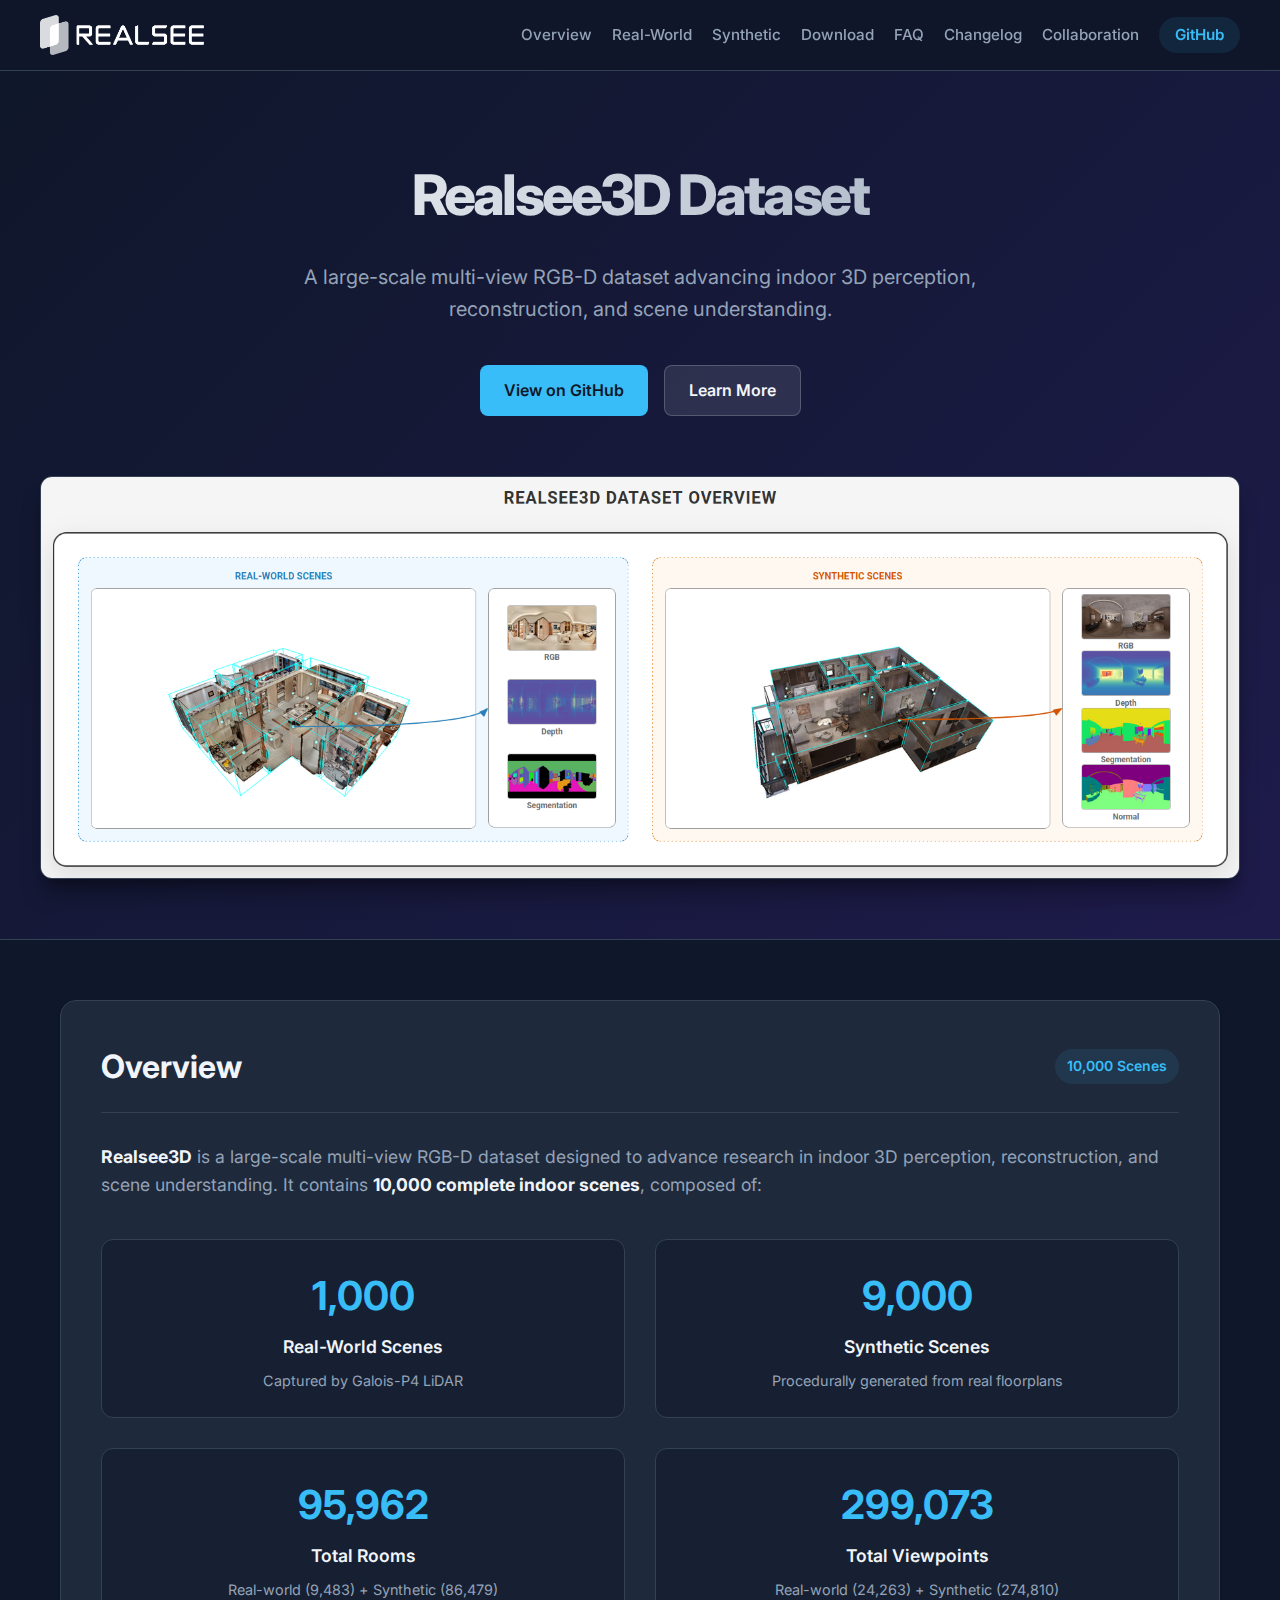
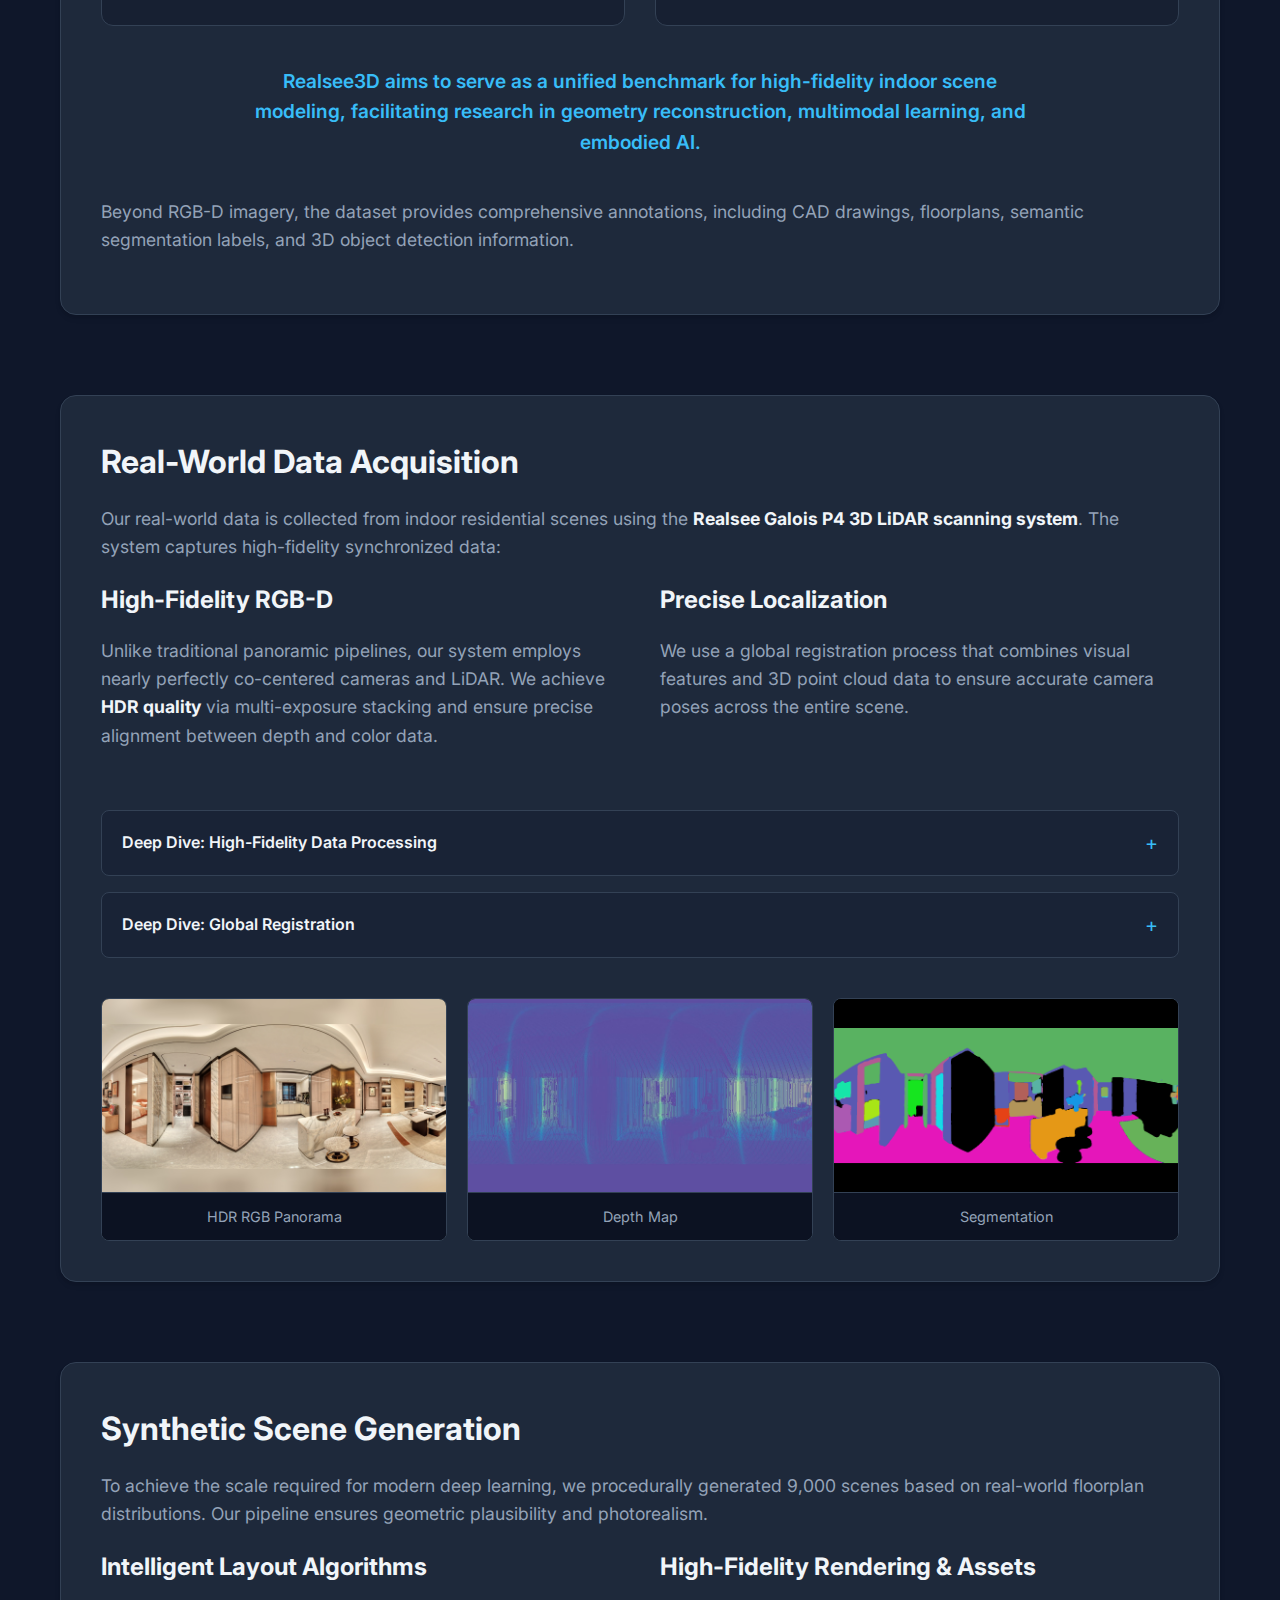
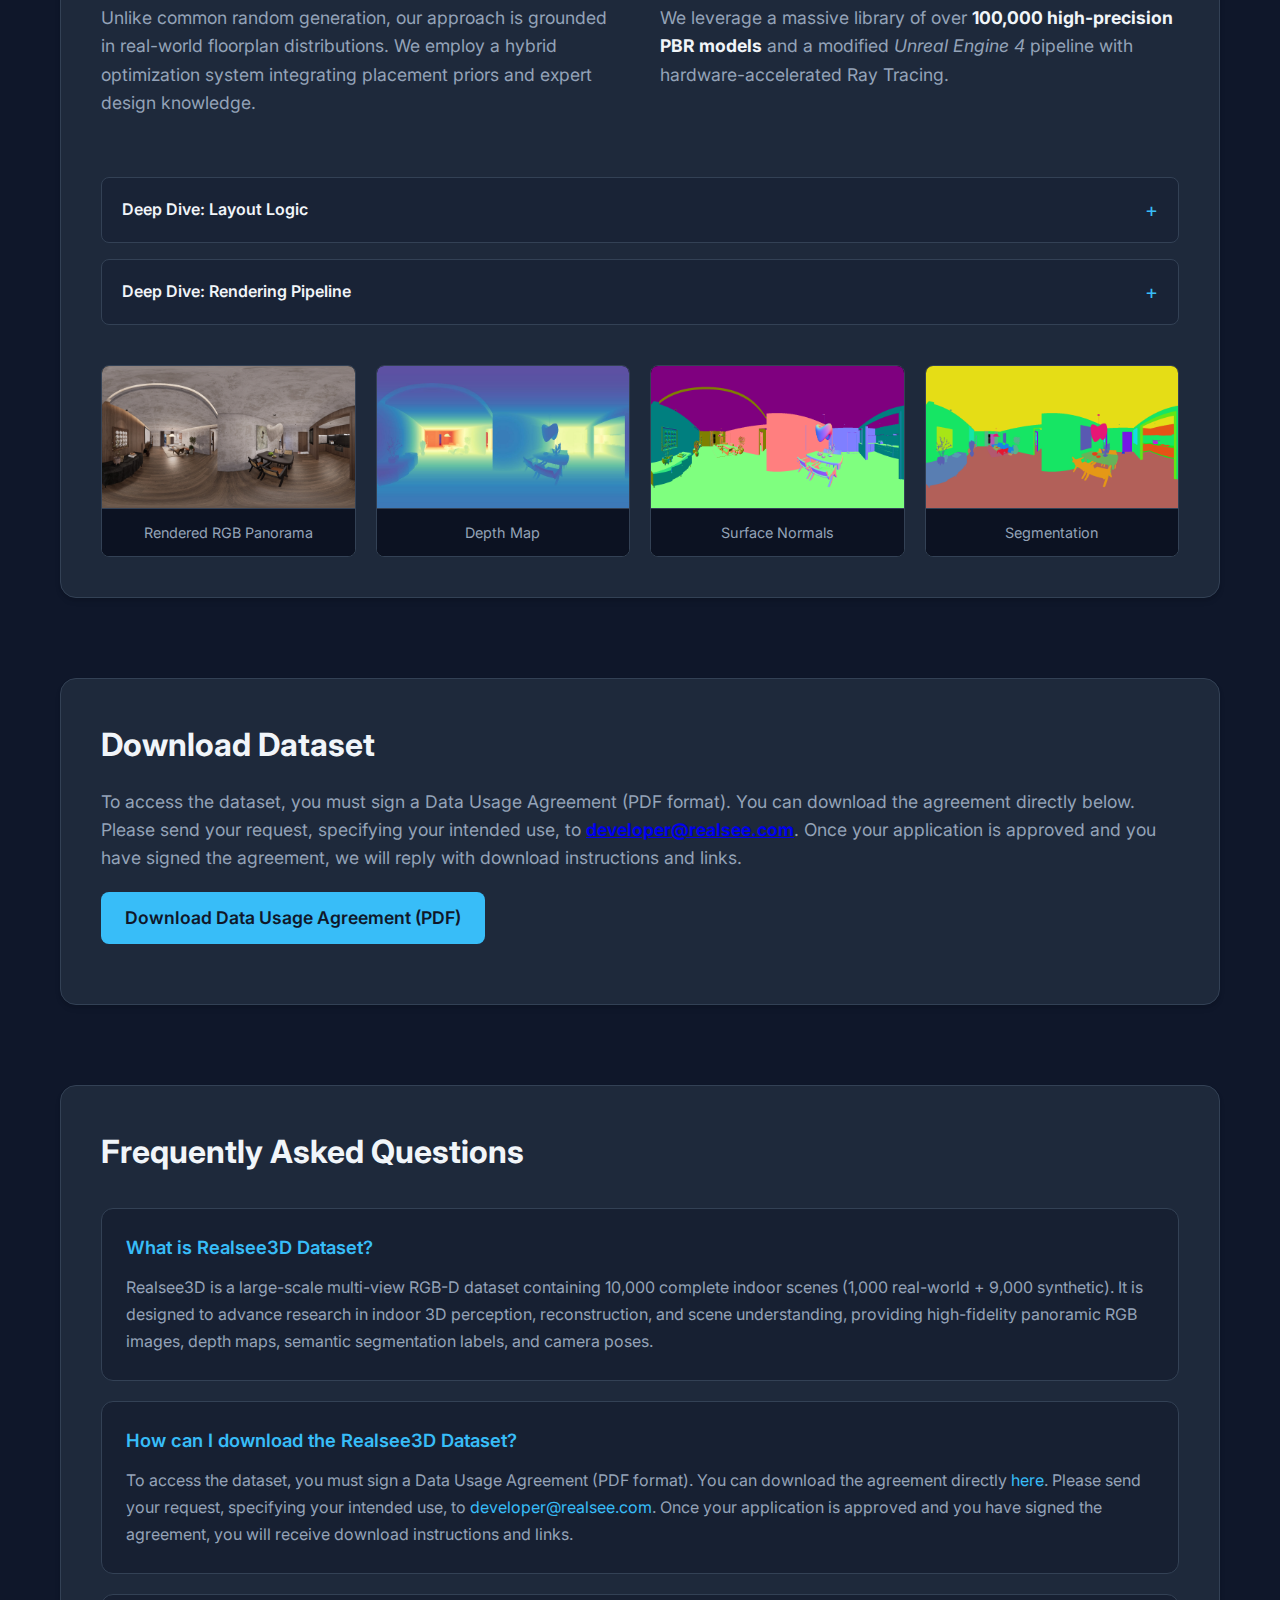
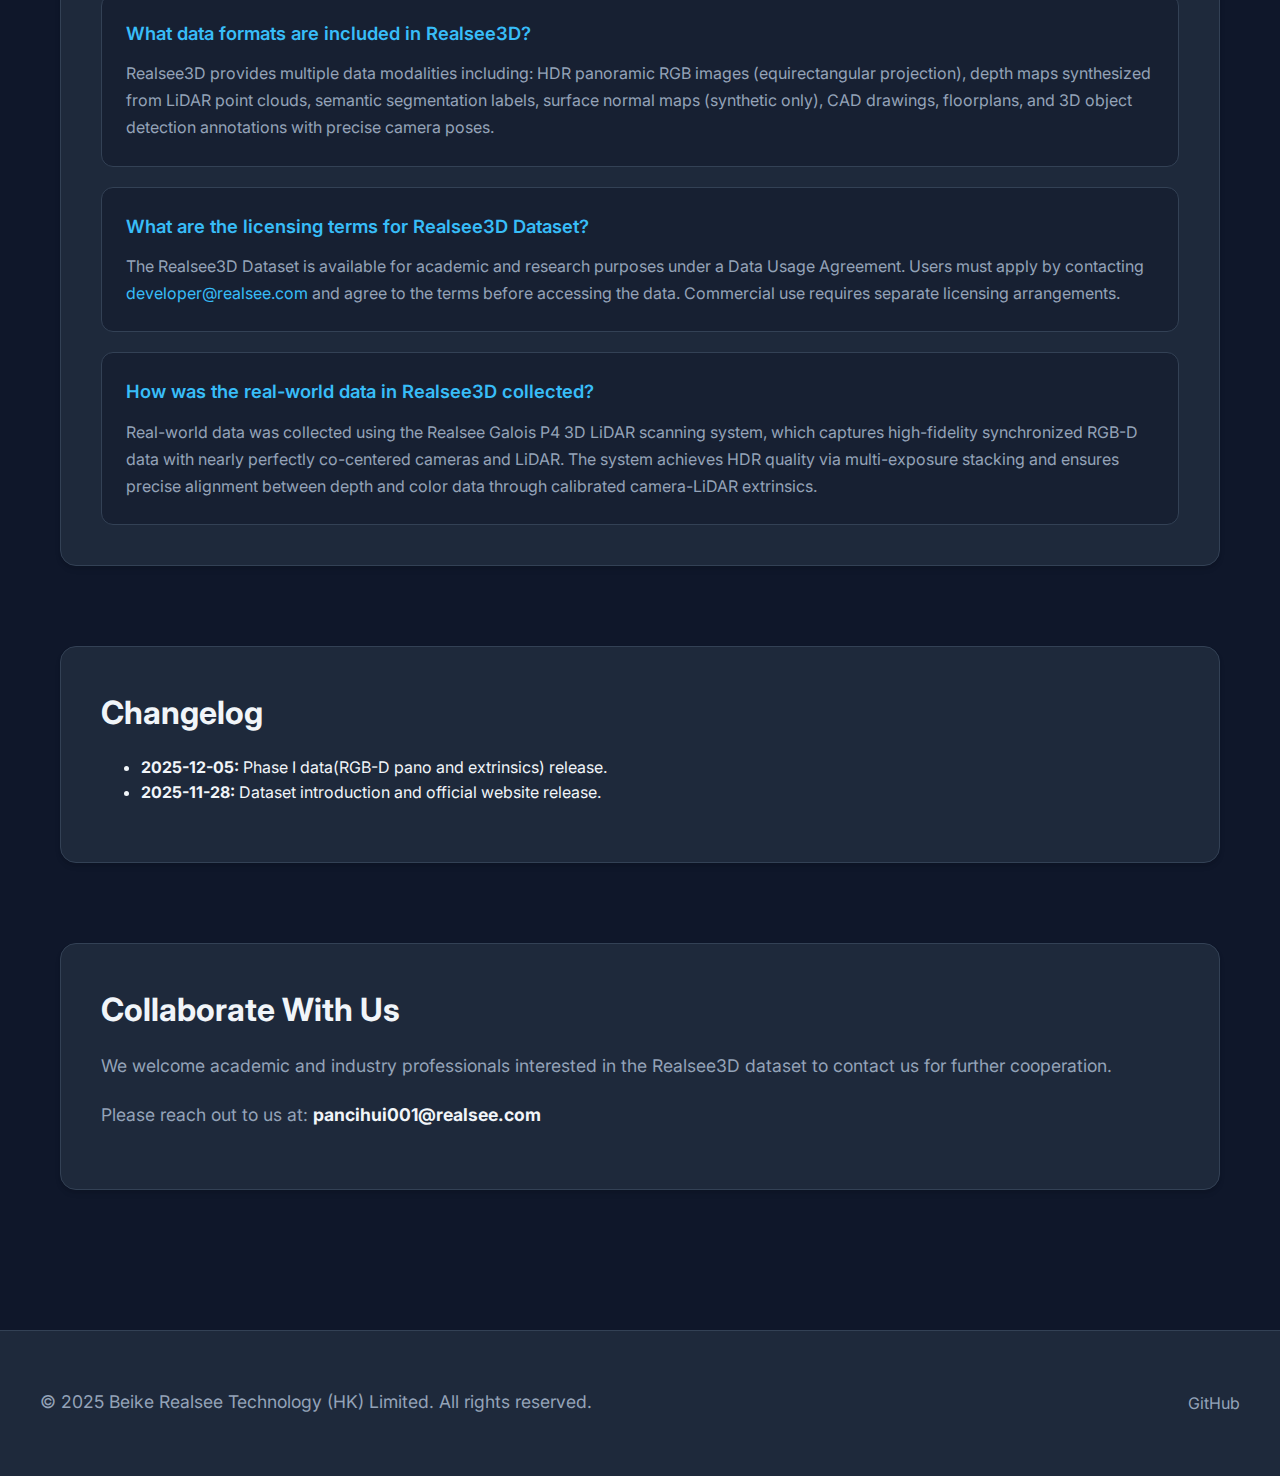
<file: docs/index.html>
<!DOCTYPE html>
<html lang="en">
<head>
    <meta charset="UTF-8">
    <meta name="viewport" content="width=device-width, initial-scale=1.0">
    
    <!-- Primary Meta Tags -->
    <title>Realsee3D Dataset - Large-Scale Multi-View RGB-D Indoor Dataset</title>
    <meta name="title" content="Realsee3D Dataset - Large-Scale Multi-View RGB-D Indoor Dataset">
    <meta name="description" content="Realsee3D is a large-scale multi-view RGB-D dataset with 10,000 indoor scenes (1,000 real-world + 9,000 synthetic) for 3D perception, reconstruction, and scene understanding research.">
    <meta name="keywords" content="RGB-D dataset, 3D dataset, indoor scene dataset, depth estimation, 3D reconstruction, scene understanding, LiDAR, panorama, computer vision, deep learning, benchmark dataset, Realsee3D">
    <meta name="author" content="Beike Realsee Technology (HK) Limited">
    <meta name="robots" content="index, follow">
    <meta name="language" content="English">
    <meta name="revisit-after" content="7 days">
    
    <!-- Canonical URL -->
    <link rel="canonical" href="https://dataset.realsee.ai/">
    
    <!-- Favicon -->
    <link rel="icon" type="image/x-icon" href="favicon.ico">
    <link rel="shortcut icon" href="favicon.ico">
    
    <!-- Open Graph / Facebook -->
    <meta property="og:type" content="website">
    <meta property="og:url" content="https://dataset.realsee.ai/">
    <meta property="og:title" content="Realsee3D Dataset - Large-Scale Multi-View RGB-D Indoor Dataset">
    <meta property="og:description" content="Realsee3D is a large-scale multi-view RGB-D dataset with 10,000 indoor scenes for 3D perception, reconstruction, and scene understanding research.">
    <meta property="og:image" content="https://dataset.realsee.ai/assets/images/og-share.jpg">
    <meta property="og:image:width" content="512">
    <meta property="og:image:height" content="512">
    <meta property="og:site_name" content="Realsee3D Dataset">
    <meta property="og:locale" content="en_US">
    
    <!-- Twitter -->
    <meta name="twitter:card" content="summary_large_image">
    <meta name="twitter:url" content="https://dataset.realsee.ai/">
    <meta name="twitter:title" content="Realsee3D Dataset - Large-Scale Multi-View RGB-D Indoor Dataset">
    <meta name="twitter:description" content="Realsee3D is a large-scale multi-view RGB-D dataset with 10,000 indoor scenes for 3D perception, reconstruction, and scene understanding research.">
    <meta name="twitter:image" content="https://dataset.realsee.ai/assets/images/og-share.jpg">
    
    <!-- Additional SEO Tags -->
    <meta name="theme-color" content="#1a1a2e">
    <meta name="msapplication-TileColor" content="#1a1a2e">
    
    <!-- PWA Manifest -->
    <link rel="manifest" href="manifest.json">
    
    <!-- Apple Touch Icon -->
    <link rel="apple-touch-icon" href="assets/images/brand-log.png">
    
    <!-- DNS Prefetch & Preconnect for Performance -->
    <link rel="dns-prefetch" href="//fonts.googleapis.com">
    <link rel="dns-prefetch" href="//fonts.gstatic.com">
    <link rel="dns-prefetch" href="//github.com">
    <link rel="preconnect" href="https://fonts.googleapis.com">
    <link rel="preconnect" href="https://fonts.gstatic.com" crossorigin>
    
    <!-- Preload Critical Resources -->
    <link rel="preload" href="assets/css/styles.css" as="style">
    <link rel="preload" href="assets/images/brand-log.png" as="image">
    <link rel="preload" href="https://fonts.googleapis.com/css2?family=Inter:wght@300;400;500;600;700&display=swap" as="style">
    
    <!-- Stylesheets -->
    <link rel="stylesheet" href="assets/css/styles.css">
    <link href="https://fonts.googleapis.com/css2?family=Inter:wght@300;400;500;600;700&display=swap" rel="stylesheet">
    
    <!-- JSON-LD Structured Data: Dataset -->
    <script type="application/ld+json">
    {
        "@context": "https://schema.org",
        "@type": "Dataset",
        "name": "Realsee3D Dataset",
        "description": "Realsee3D is a large-scale multi-view RGB-D dataset designed to advance research in indoor 3D perception, reconstruction, and scene understanding. It contains 10,000 complete indoor scenes, composed of 1,000 real-world scenes captured by Galois-P4 LiDAR and 9,000 synthetic scenes procedurally generated from real floorplans.",
        "url": "https://dataset.realsee.ai/",
        "sameAs": "https://github.com/realsee-developer/RealSee3D",
        "identifier": "https://doi.org/10.5281/realsee3d",
        "keywords": [
            "RGB-D dataset",
            "3D reconstruction",
            "indoor scene understanding",
            "depth estimation",
            "panoramic imagery",
            "LiDAR point cloud",
            "semantic segmentation",
            "computer vision",
            "deep learning benchmark"
        ],
        "license": "https://dataset.realsee.ai/#download",
        "isAccessibleForFree": false,
        "creator": {
            "@type": "Organization",
            "name": "Beike Realsee Technology (HK) Limited",
            "url": "https://dataset.realsee.ai/"
        },
        "publisher": {
            "@type": "Organization",
            "name": "Realsee",
            "url": "https://realsee.com/"
        },
        "datePublished": "2025-11-28",
        "dateModified": "2025-11-28",
        "version": "1.0",
        "measurementTechnique": "LiDAR scanning and synthetic rendering",
        "variableMeasured": [
            {
                "@type": "PropertyValue",
                "name": "Total Scenes",
                "value": "10,000"
            },
            {
                "@type": "PropertyValue",
                "name": "Real-World Scenes",
                "value": "1,000"
            },
            {
                "@type": "PropertyValue",
                "name": "Synthetic Scenes",
                "value": "9,000"
            },
            {
                "@type": "PropertyValue",
                "name": "Total Rooms",
                "value": "95,962"
            },
            {
                "@type": "PropertyValue",
                "name": "Total Viewpoints",
                "value": "299,073"
            }
        ],
        "distribution": {
            "@type": "DataDownload",
            "encodingFormat": "application/zip",
            "contentUrl": "https://dataset.realsee.ai/#download"
        }
    }
    </script>
    
    <!-- JSON-LD Structured Data: Organization -->
    <script type="application/ld+json">
    {
        "@context": "https://schema.org",
        "@type": "Organization",
        "name": "Beike Realsee Technology (HK) Limited",
        "url": "https://dataset.realsee.ai/",
        "logo": "https://dataset.realsee.ai/assets/images/brand-log.png",
        "sameAs": [
            "https://github.com/realsee-developer/RealSee3D"
        ],
        "contactPoint": {
            "@type": "ContactPoint",
            "email": "developer@realsee.com",
            "contactType": "technical support"
        }
    }
    </script>
    
    <!-- JSON-LD Structured Data: FAQPage -->
    <script type="application/ld+json">
    {
        "@context": "https://schema.org",
        "@type": "FAQPage",
        "mainEntity": [
            {
                "@type": "Question",
                "name": "What is Realsee3D Dataset?",
                "acceptedAnswer": {
                    "@type": "Answer",
                    "text": "Realsee3D is a large-scale multi-view RGB-D dataset containing 10,000 complete indoor scenes (1,000 real-world + 9,000 synthetic). It is designed to advance research in indoor 3D perception, reconstruction, and scene understanding, providing high-fidelity panoramic RGB images, depth maps, semantic segmentation labels, and camera poses."
                }
            },
            {
                "@type": "Question",
                "name": "How can I download the Realsee3D Dataset?",
                "acceptedAnswer": {
                    "@type": "Answer",
                    "text": "To access the dataset, you must sign a Data Usage Agreement (PDF format). Please send your request, specifying your intended use, to developer@realsee.com. Once your application is approved, you will receive the Data Usage Agreement PDF, download instructions, and links."
                }
            },
            {
                "@type": "Question",
                "name": "What data formats are included in Realsee3D?",
                "acceptedAnswer": {
                    "@type": "Answer",
                    "text": "Realsee3D provides multiple data modalities including: HDR panoramic RGB images (equirectangular projection), depth maps synthesized from LiDAR point clouds, semantic segmentation labels, surface normal maps (synthetic only), CAD drawings, floorplans, and 3D object detection annotations with precise camera poses."
                }
            },
            {
                "@type": "Question",
                "name": "What are the licensing terms for Realsee3D Dataset?",
                "acceptedAnswer": {
                    "@type": "Answer",
                    "text": "The Realsee3D Dataset is available for academic and research purposes under a Data Usage Agreement. Users must apply by contacting developer@realsee.com and agree to the terms before accessing the data. Commercial use requires separate licensing arrangements."
                }
            },
            {
                "@type": "Question",
                "name": "How was the real-world data in Realsee3D collected?",
                "acceptedAnswer": {
                    "@type": "Answer",
                    "text": "Real-world data was collected using the Realsee Galois P4 3D LiDAR scanning system, which captures high-fidelity synchronized RGB-D data with nearly perfectly co-centered cameras and LiDAR. The system achieves HDR quality via multi-exposure stacking and ensures precise alignment between depth and color data through calibrated camera-LiDAR extrinsics."
                }
            }
        ]
    }
    </script>
    
    <!-- JSON-LD Structured Data: WebPage -->
    <script type="application/ld+json">
    {
        "@context": "https://schema.org",
        "@type": "WebPage",
        "name": "Realsee3D Dataset",
        "description": "Official website for Realsee3D, a large-scale multi-view RGB-D dataset for indoor 3D perception and reconstruction research.",
        "url": "https://dataset.realsee.ai/",
        "mainEntity": {
            "@type": "Dataset",
            "name": "Realsee3D Dataset"
        },
        "breadcrumb": {
            "@type": "BreadcrumbList",
            "itemListElement": [
                {
                    "@type": "ListItem",
                    "position": 1,
                    "name": "Home",
                    "item": "https://dataset.realsee.ai/"
                }
            ]
        }
    }
    </script>
</head>
<body itemscope itemtype="https://schema.org/WebPage">

    <header role="banner">
        <div class="header-container">
            <div class="logo">
                <img src="assets/images/brand-log.png" alt="Realsee3D Logo - Indoor 3D Dataset" class="brand-logo" itemprop="logo">
            </div>
            <nav role="navigation" aria-label="Main navigation">
                <a href="#overview">Overview</a>
                <a href="#acquisition">Real-World</a>
                <a href="#synthetic">Synthetic</a>
                <a href="#download">Download</a>
                <a href="#faq">FAQ</a>
                <a href="#changelog">Changelog</a>
                <a href="#collaboration">Collaboration</a>
                <a href="https://github.com/realsee-developer/RealSee3D" target="_blank" rel="noopener noreferrer" class="nav-btn">GitHub</a>
            </nav>
        </div>
    </header>

    <main role="main" itemprop="mainContentOfPage">
        <div class="hero">
            <div class="container">
                <h1 itemprop="headline">Realsee3D Dataset</h1>
                <p class="hero-subtitle" itemprop="description">A large-scale multi-view RGB-D dataset advancing indoor 3D perception, reconstruction, and scene understanding.</p>
                <div class="hero-actions">
                    <a href="https://github.com/realsee-developer/RealSee3D" target="_blank" rel="noopener noreferrer" class="btn btn-primary">View on GitHub</a>
                    <a href="#overview" class="btn btn-secondary">Learn More</a>
                </div>
                <div class="hero-image-container">
                    <img src="assets/images/dataset_overview.png" alt="Realsee3D Dataset Overview - 10,000 Indoor Scenes with RGB-D Data" class="hero-image" itemprop="image" width="1200" height="675" fetchpriority="high">
                </div>
            </div>
        </div>

        <div class="container main-content">
            
            <article id="overview" itemscope itemtype="https://schema.org/Article">
                <div class="content-block">
                    <div class="section-header">
                        <h2 itemprop="name">Overview</h2>
                        <span class="badge" aria-label="Dataset size">10,000 Scenes</span>
                    </div>
                    <p itemprop="articleBody"><strong>Realsee3D</strong> is a large-scale multi-view RGB-D dataset designed to advance research in indoor 3D perception, reconstruction, and scene understanding. It contains <strong>10,000 complete indoor scenes</strong>, composed of:</p>
                    <div class="stats-grid" role="list" aria-label="Dataset statistics">
                        <div class="stat-item" role="listitem">
                            <span class="stat-number">1,000</span>
                            <span class="stat-label">Real-World Scenes</span>
                            <span class="stat-desc">Captured by Galois-P4 LiDAR</span>
                        </div>
                        <div class="stat-item" role="listitem">
                            <span class="stat-number">9,000</span>
                            <span class="stat-label">Synthetic Scenes</span>
                            <span class="stat-desc">Procedurally generated from real floorplans</span>
                        </div>
                        <div class="stat-item" role="listitem">
                            <span class="stat-number">95,962</span>
                            <span class="stat-label">Total Rooms</span>
                            <span class="stat-desc">Real-world (9,483) + Synthetic (86,479)</span>
                        </div>
                        <div class="stat-item" role="listitem">
                            <span class="stat-number">299,073</span>
                            <span class="stat-label">Total Viewpoints</span>
                            <span class="stat-desc">Real-world (24,263) + Synthetic (274,810)</span>
                        </div>
                    </div>
                    <p class="highlight-purpose">Realsee3D aims to serve as a unified benchmark for high-fidelity indoor scene modeling, facilitating research in geometry reconstruction, multimodal learning, and embodied AI.</p>
                    <p>Beyond RGB-D imagery, the dataset provides comprehensive annotations, including CAD drawings, floorplans, semantic segmentation labels, and 3D object detection information.</p>
                </div>
            </article>

            <article id="acquisition" itemscope itemtype="https://schema.org/Article">
                <div class="content-block">
                    <h2 itemprop="name">Real-World Data Acquisition</h2>
                    <p itemprop="articleBody">Our real-world data is collected from indoor residential scenes using the <strong>Realsee Galois P4 3D LiDAR scanning system</strong>. The system captures high-fidelity synchronized data:</p>
                    
                    <div class="feature-grid">
                        <div class="feature-text">
                            <h3>High-Fidelity RGB-D</h3>
                            <p>Unlike traditional panoramic pipelines, our system employs nearly perfectly co-centered cameras and LiDAR. We achieve <strong>HDR quality</strong> via multi-exposure stacking and ensure precise alignment between depth and color data.</p>
                        </div>
                        <div class="feature-text">
                            <h3>Precise Localization</h3>
                            <p>We use a global registration process that combines visual features and 3D point cloud data to ensure accurate camera poses across the entire scene.</p>
                        </div>
                    </div>

                    <div class="tech-details-container">
                        <details class="tech-details">
                            <summary>Deep Dive: High-Fidelity Data Processing</summary>
                            <div class="details-content">
                                <h4>High Dynamic Range (HDR) RGB Panorama</h4>
                                <p>Unlike traditional panoramic pipelines that rely on approximated co-centering (e.g., <cite>Insta360</cite>) or wide-baseline fusion (e.g., <cite>Matterport</cite>), our system employs nearly perfectly co-centered cameras. This structural advantage significantly simplifies the stitching process and ensures superior physical consistency in the resulting panoramas.</p>
                                <p>Furthermore, our advanced ISP pipeline guarantees photometric fidelity: stitching is performed directly in the RAW domain for highly consistent color and luminance, and we achieve High Dynamic Range (HDR) quality via multiple-exposure stacking. A sophisticated HDR tone-mapping algorithm preserves this extended range, while the system explicitly handles mixed-illumination conditions, supplying richer, more reliable visual information than most commercial 360° cameras.</p>
                                
                                <h4>LiDAR Depth Data Synthesis</h4>
                                <p>The continuously acquired 3D point cloud data from the LiDAR is post-processed, integrated, and synthesized into a depth image. This depth image is precisely aligned with the panoramic color image via calibrated camera-LiDAR extrinsics. The near-coincidence of the projection centers for the color and depth images is critical for providing geometrically reliable, dense RGB-D data.</p>
                            </div>
                        </details>
                        
                        <details class="tech-details">
                            <summary>Deep Dive: Global Registration</summary>
                            <div class="details-content">
                                <p>The initial pose estimation for each scan position is completed during the data acquisition phase. Whenever a new location is scanned, the system begins a search for potential pairs among all previously completed scan positions and compute feature matches. By combining the calculated feature matches with the corresponding 3D point cloud data, the relative pose is determined. Once the correct pose is confirmed, the new scan position is registered into the existing map.</p>
                                <p>Since fully automatic registering occasionally results in errors, manual correction is sometimes applied. The initial poses then undergo a global post-processing step for further refinement. This global post-processing considers the co-visibility relationships between all scan positions, using this framework to perform a global optimization incorporating both visual and 3D features. This process ultimately generates the final, corrected pose file.</p>
                            </div>
                        </details>
                    </div>

                    <div class="image-gallery" role="list" aria-label="Real-world data samples">
                        <figure role="listitem">
                            <img src="assets/images/real_rgb.jpg" alt="Real World HDR RGB Panorama - High Dynamic Range Indoor Image" loading="lazy">
                            <figcaption>HDR RGB Panorama</figcaption>
                        </figure>
                        <figure role="listitem">
                            <img src="assets/images/real_depth.jpg" alt="Real World Depth Map - LiDAR-derived Depth Image" loading="lazy">
                            <figcaption>Depth Map</figcaption>
                        </figure>
                        <figure role="listitem">
                            <img src="assets/images/real_seg.png" alt="Real World Semantic Segmentation - Per-pixel Labels" loading="lazy">
                            <figcaption>Segmentation</figcaption>
                        </figure>
                    </div>
                </div>
            </article>

            <article id="synthetic" itemscope itemtype="https://schema.org/Article">
                <div class="content-block">
                    <h2 itemprop="name">Synthetic Scene Generation</h2>
                    <p itemprop="articleBody">To achieve the scale required for modern deep learning, we procedurally generated 9,000 scenes based on real-world floorplan distributions. Our pipeline ensures geometric plausibility and photorealism.</p>

                    <div class="synthetic-grid">
                        <div class="synthetic-col">
                            <h3>Intelligent Layout Algorithms</h3>
                            <p>Unlike common random generation, our approach is grounded in real-world floorplan distributions. We employ a hybrid optimization system integrating placement priors and expert design knowledge.</p>
                        </div>

                        <div class="synthetic-col">
                            <h3>High-Fidelity Rendering & Assets</h3>
                            <p>We leverage a massive library of over <strong>100,000 high-precision PBR models</strong> and a modified <cite>Unreal Engine 4</cite> pipeline with hardware-accelerated Ray Tracing.</p>
                        </div>
                    </div>

                    <div class="tech-details-container">
                        <details class="tech-details">
                            <summary>Deep Dive: Layout Logic</summary>
                            <div class="details-content">
                                <p>We developed a hybrid rule-based and learning-based discrete space optimization system. This system integrates two critical components: placement priors derived from Realsee's vast real scene data, and expert knowledge provided by professional interior designers (e.g., circulation flow and storage requirements).</p>
                                <p>This integration ensures that all generated layouts are structurally valid and functionally plausible. Furthermore, we guarantee aesthetic diversity by employing over 200 distinct style templates and a style matching algorithm, supporting a wide range of specialized room types such as children's rooms, gyms, and tea rooms.</p>
                            </div>
                        </details>
                        
                        <details class="tech-details">
                            <summary>Deep Dive: Rendering Pipeline</summary>
                            <div class="details-content">
                                <h4>3D Asset Library</h4>
                                <p>Our Realsee "Weilaijia" model library contains &gt;100,000 models across 200+ categories. Unlike low-poly approximations, our models preserve fine geometric details and use PBR materials for realistic surface properties (specular highlights, subsurface scattering).</p>
                                
                                <h4>Ray-Tracing Engine</h4>
                                <p>Built on a modified <cite>UE4</cite>, our pipeline utilizes Ray Tracing for accurate Global Illumination (GI), Reflections, and Ambient Occlusion. We integrate <cite>DLSS</cite> and five distinct illumination schemas including Warm Day, Cold Day, Natural Day, Warm Night, and Cold Night to maximize domain variability.</p>
                            </div>
                        </details>
                    </div>

                    <div class="image-gallery four-cols" role="list" aria-label="Synthetic data samples">
                        <figure role="listitem">
                            <img src="assets/images/synth_rgb.jpg" alt="Synthetic Rendered RGB Panorama - Photorealistic Indoor Scene" loading="lazy">
                            <figcaption>Rendered RGB Panorama</figcaption>
                        </figure>
                        <figure role="listitem">
                            <img src="assets/images/synth_depth.jpg" alt="Synthetic Depth Map - Ground Truth Depth" loading="lazy">
                            <figcaption>Depth Map</figcaption>
                        </figure>
                        <figure role="listitem">
                            <img src="assets/images/synth_normal.png" alt="Synthetic Surface Normals - Per-pixel Normal Vectors" loading="lazy">
                            <figcaption>Surface Normals</figcaption>
                        </figure>
                        <figure role="listitem">
                            <img src="assets/images/synth_seg.png" alt="Synthetic Semantic Segmentation - Object Instance Labels" loading="lazy">
                            <figcaption>Segmentation</figcaption>
                        </figure>
                    </div>
                </div>
            </article>

            <article id="download" itemscope itemtype="https://schema.org/Article">
                <div class="content-block">
                    <h2 itemprop="name">Download Dataset</h2>
                    <p itemprop="articleBody">To access the dataset, you must sign a Data Usage Agreement (PDF format). You can download the agreement directly below. Please send your request, specifying your intended use, to <strong><a href="mailto:developer@realsee.com">developer@realsee.com</a></strong>. Once your application is approved and you have signed the agreement, we will reply with download instructions and links.</p>
                    <p><a href="Realsee3D_Dataset_agreement.pdf" download class="btn btn-primary">Download Data Usage Agreement (PDF)</a></p>
                </div>
            </article>

            <article id="faq" itemscope itemtype="https://schema.org/FAQPage">
                <div class="content-block">
                    <h2>Frequently Asked Questions</h2>
                    
                    <div class="faq-list">
                        <div class="faq-item" itemscope itemprop="mainEntity" itemtype="https://schema.org/Question">
                            <h3 itemprop="name">What is Realsee3D Dataset?</h3>
                            <div itemscope itemprop="acceptedAnswer" itemtype="https://schema.org/Answer">
                                <p itemprop="text">Realsee3D is a large-scale multi-view RGB-D dataset containing 10,000 complete indoor scenes (1,000 real-world + 9,000 synthetic). It is designed to advance research in indoor 3D perception, reconstruction, and scene understanding, providing high-fidelity panoramic RGB images, depth maps, semantic segmentation labels, and camera poses.</p>
                            </div>
                        </div>
                        
                        <div class="faq-item" itemscope itemprop="mainEntity" itemtype="https://schema.org/Question">
                            <h3 itemprop="name">How can I download the Realsee3D Dataset?</h3>
                            <div itemscope itemprop="acceptedAnswer" itemtype="https://schema.org/Answer">
                                <p itemprop="text">To access the dataset, you must sign a Data Usage Agreement (PDF format). You can download the agreement directly <a href="Realsee3D_Dataset_agreement.pdf" download>here</a>. Please send your request, specifying your intended use, to <a href="mailto:developer@realsee.com">developer@realsee.com</a>. Once your application is approved and you have signed the agreement, you will receive download instructions and links.</p>
                            </div>
                        </div>
                        
                        <div class="faq-item" itemscope itemprop="mainEntity" itemtype="https://schema.org/Question">
                            <h3 itemprop="name">What data formats are included in Realsee3D?</h3>
                            <div itemscope itemprop="acceptedAnswer" itemtype="https://schema.org/Answer">
                                <p itemprop="text">Realsee3D provides multiple data modalities including: HDR panoramic RGB images (equirectangular projection), depth maps synthesized from LiDAR point clouds, semantic segmentation labels, surface normal maps (synthetic only), CAD drawings, floorplans, and 3D object detection annotations with precise camera poses.</p>
                            </div>
                        </div>
                        
                        <div class="faq-item" itemscope itemprop="mainEntity" itemtype="https://schema.org/Question">
                            <h3 itemprop="name">What are the licensing terms for Realsee3D Dataset?</h3>
                            <div itemscope itemprop="acceptedAnswer" itemtype="https://schema.org/Answer">
                                <p itemprop="text">The Realsee3D Dataset is available for academic and research purposes under a Data Usage Agreement. Users must apply by contacting <a href="mailto:developer@realsee.com">developer@realsee.com</a> and agree to the terms before accessing the data. Commercial use requires separate licensing arrangements.</p>
                            </div>
                        </div>
                        
                        <div class="faq-item" itemscope itemprop="mainEntity" itemtype="https://schema.org/Question">
                            <h3 itemprop="name">How was the real-world data in Realsee3D collected?</h3>
                            <div itemscope itemprop="acceptedAnswer" itemtype="https://schema.org/Answer">
                                <p itemprop="text">Real-world data was collected using the Realsee Galois P4 3D LiDAR scanning system, which captures high-fidelity synchronized RGB-D data with nearly perfectly co-centered cameras and LiDAR. The system achieves HDR quality via multi-exposure stacking and ensures precise alignment between depth and color data through calibrated camera-LiDAR extrinsics.</p>
                            </div>
                        </div>
                    </div>
                </div>
            </article>

            <article id="changelog" itemscope itemtype="https://schema.org/Article">
                <div class="content-block">
                    <h2 itemprop="name">Changelog</h2>
                    <ul itemprop="articleBody">
                        <li><strong><time datetime="2025-12-05">2025-12-05</time>:</strong> Phase I data(RGB-D pano and extrinsics) release.</li>
                        <li><strong><time datetime="2025-11-28">2025-11-28</time>:</strong> Dataset introduction and official website release.</li>
                    </ul>
                </div>
            </article>

            <article id="collaboration" itemscope itemtype="https://schema.org/Article">
                <div class="content-block text-center">
                    <h2 itemprop="name">Collaborate With Us</h2>
                    <p itemprop="articleBody">We welcome academic and industry professionals interested in the Realsee3D dataset to contact us for further cooperation.</p>
                    <p>Please reach out to us at: <a href="mailto:pancihui001@realsee.com" class="email-text" itemprop="email"><strong>pancihui001@realsee.com</strong></a></p>
                </div>
            </article>

        </div>
    </main>

    <footer role="contentinfo">
        <div class="footer-content">
            <p>&copy; <time datetime="2025">2025</time> Beike Realsee Technology (HK) Limited. All rights reserved.</p>
            <div class="footer-links">
                <a href="https://github.com/realsee-developer/RealSee3D" rel="noopener noreferrer" target="_blank">GitHub</a>
            </div>
        </div>
    </footer>

</body>
</html>
</file>
<file: docs/assets/css/styles.css>
:root {
    --bg-dark: #0f172a;
    --bg-card: #1e293b;
    --primary-color: #38bdf8; /* Sky blue */
    --accent-color: #818cf8; /* Indigo */
    --text-main: #f1f5f9;
    --text-muted: #94a3b8;
    --border-color: #334155;
    --gradient-hero: linear-gradient(135deg, #0f172a 0%, #1e1b4b 100%);
    --shadow-card: 0 4px 6px -1px rgba(0, 0, 0, 0.1), 0 2px 4px -1px rgba(0, 0, 0, 0.06);
}

* {
    box-sizing: border-box;
}

body {
    margin: 0;
    padding: 0;
    font-family: 'Inter', -apple-system, BlinkMacSystemFont, "Segoe UI", Roboto, Helvetica, Arial, sans-serif;
    background-color: var(--bg-dark);
    color: var(--text-main);
    line-height: 1.6;
    -webkit-font-smoothing: antialiased;
}

/* Header */
header {
    background-color: rgba(15, 23, 42, 0.8);
    backdrop-filter: blur(12px);
    -webkit-backdrop-filter: blur(12px);
    border-bottom: 1px solid var(--border-color);
    position: sticky;
    top: 0;
    z-index: 100;
    padding: 0 20px;
}

.header-container {
    max-width: 1200px;
    margin: 0 auto;
    height: 70px;
    display: flex;
    justify-content: space-between;
    align-items: center;
}

.logo {
    font-weight: 700;
    font-size: 1.25rem;
    color: var(--text-main);
    letter-spacing: -0.025em;
}

.brand-logo {
    height: 40px; /* Adjust as needed */
    vertical-align: middle;
}

nav {
    display: flex;
    gap: 20px;
    align-items: center;
}

nav a {
    text-decoration: none;
    color: var(--text-muted);
    font-size: 0.95rem;
    font-weight: 500;
    transition: color 0.2s;
}

nav a:hover {
    color: var(--primary-color);
}

.nav-btn {
    background-color: rgba(56, 189, 248, 0.1);
    color: var(--primary-color) !important;
    padding: 6px 16px;
    border-radius: 9999px;
    font-weight: 600;
}

.nav-btn:hover {
    background-color: rgba(56, 189, 248, 0.2);
}

/* Hero Section */
.hero {
    background: var(--gradient-hero);
    padding: 80px 20px 60px;
    text-align: center;
    border-bottom: 1px solid var(--border-color);
}

.container {
    max-width: 1200px;
    margin: 0 auto;
}

.hero h1 {
    font-size: 3.5rem;
    font-weight: 800;
    margin: 0 0 20px;
    background: linear-gradient(to right, #fff, #94a3b8);
    -webkit-background-clip: text;
    -webkit-text-fill-color: transparent;
    letter-spacing: -0.05em;
}

.hero-subtitle {
    font-size: 1.25rem;
    color: var(--text-muted);
    max-width: 700px;
    margin: 0 auto 40px;
}

.hero-actions {
    display: flex;
    justify-content: center;
    gap: 16px;
    margin-bottom: 60px;
}

.btn {
    display: inline-flex;
    align-items: center;
    justify-content: center;
    padding: 12px 24px;
    border-radius: 8px;
    font-weight: 600;
    text-decoration: none;
    transition: all 0.2s;
}

.btn-primary {
    background-color: var(--primary-color);
    color: #0f172a;
}

.btn-primary:hover {
    background-color: #0ea5e9;
    transform: translateY(-1px);
}

.btn-secondary {
    background-color: rgba(255, 255, 255, 0.1);
    color: var(--text-main);
    border: 1px solid rgba(255, 255, 255, 0.2);
}

.btn-secondary:hover {
    background-color: rgba(255, 255, 255, 0.15);
}

.email-text {
    color: var(--text-main);
    text-decoration: none;
    transition: color 0.2s;
}

.email-text:hover {
    color: var(--primary-color);
}

.hero-image-container {
    position: relative;
    border-radius: 12px;
    overflow: hidden;
    box-shadow: 0 20px 25px -5px rgba(0, 0, 0, 0.3), 0 8px 10px -6px rgba(0, 0, 0, 0.3);
    border: 1px solid var(--border-color);
}

.hero-image {
    width: 100%;
    height: auto;
    display: block;
}

/* Main Content */
.main-content {
    padding: 60px 20px;
}

section,
article {
    margin-bottom: 80px;
    scroll-margin-top: 100px; /* For anchor links */
}

.content-block {
    background-color: var(--bg-card);
    border: 1px solid var(--border-color);
    border-radius: 16px;
    padding: 40px;
    box-shadow: var(--shadow-card);
}

.section-header {
    display: flex;
    justify-content: space-between;
    align-items: center;
    margin-bottom: 30px;
    border-bottom: 1px solid var(--border-color);
    padding-bottom: 20px;
}

h2 {
    font-size: 2rem;
    margin: 0;
    color: var(--text-main);
}

h3 {
    font-size: 1.5rem;
    margin: 0 0 15px;
    color: var(--text-main);
}

h4 {
    font-size: 1.15rem;
    color: var(--primary-color);
    margin: 25px 0 10px;
}

p {
    color: var(--text-muted);
    font-size: 1.1rem;
    margin-bottom: 20px;
}

.highlight-purpose {
    font-size: 1.2rem;
    font-weight: 600;
    color: var(--primary-color);
    text-align: center;
    margin: 40px auto;
    max-width: 800px;
}

strong {
    color: var(--text-main);
}

.badge {
    background-color: rgba(56, 189, 248, 0.1);
    color: var(--primary-color);
    padding: 6px 12px;
    border-radius: 9999px;
    font-size: 0.875rem;
    font-weight: 600;
}

/* Stats Grid */
.stats-grid {
    display: grid;
    grid-template-columns: repeat(2, 1fr);
    gap: 30px;
    margin: 40px 0;
}

.stat-item {
    background-color: rgba(15, 23, 42, 0.5);
    padding: 24px;
    border-radius: 12px;
    border: 1px solid var(--border-color);
    text-align: center;
}

.stat-number {
    display: block;
    font-size: 2.5rem;
    font-weight: 700;
    color: var(--primary-color);
    margin-bottom: 5px;
}

.stat-label {
    display: block;
    font-size: 1.1rem;
    font-weight: 600;
    color: var(--text-main);
    margin-bottom: 8px;
}

.stat-desc {
    display: block;
    font-size: 0.9rem;
    color: var(--text-muted);
}

/* Feature Grid */
.feature-grid {
    display: grid;
    grid-template-columns: repeat(auto-fit, minmax(300px, 1fr));
    gap: 40px;
    margin-bottom: 40px;
}

/* Synthetic Section Grid */
.synthetic-grid {
    display: grid;
    grid-template-columns: 1fr 1fr;
    gap: 40px;
    margin-bottom: 40px;
    align-items: start;
}

@media (max-width: 900px) {
    .synthetic-grid {
        grid-template-columns: 1fr;
    }
}


/* Tech Details (Accordion) */
.tech-details-container {
    margin: 30px 0;
    display: flex;
    flex-direction: column;
    gap: 16px;
}

.tech-details {
    background-color: rgba(15, 23, 42, 0.3);
    border: 1px solid var(--border-color);
    border-radius: 8px;
    overflow: hidden;
    transition: all 0.3s ease;
}

.tech-details[open] {
    background-color: rgba(15, 23, 42, 0.6);
    border-color: var(--primary-color);
}

.tech-details summary {
    padding: 16px 20px;
    cursor: pointer;
    font-weight: 600;
    color: var(--text-main);
    display: flex;
    align-items: center;
    list-style: none; /* Remove default triangle */
    user-select: none;
    transition: background-color 0.2s;
}

.tech-details summary:hover {
    background-color: rgba(255, 255, 255, 0.05);
}

/* Custom triangle indicator */
.tech-details summary::after {
    content: '+';
    margin-left: auto;
    font-size: 1.25rem;
    font-weight: 400;
    color: var(--primary-color);
    transition: transform 0.2s;
}

.tech-details[open] summary::after {
    content: '-';
    transform: rotate(0deg); /* Or rotate(45deg) if using + */
}

/* Hide default marker in WebKit */
.tech-details summary::-webkit-details-marker {
    display: none;
}

.details-content {
    padding: 0 20px 20px 20px;
    border-top: 1px solid transparent;
    animation: slideDown 0.3s ease-out;
}

.tech-details[open] .details-content {
    border-top-color: var(--border-color);
}

@keyframes slideDown {
    from { opacity: 0; transform: translateY(-5px); }
    to { opacity: 1; transform: translateY(0); }
}


/* Image Gallery */
.image-gallery {
    display: grid;
    grid-template-columns: repeat(auto-fit, minmax(250px, 1fr));
    gap: 20px;
    margin-top: 40px;
}

.image-gallery.four-cols {
    grid-template-columns: repeat(auto-fit, minmax(200px, 1fr));
}

figure {
    margin: 0;
    background-color: #000;
    border-radius: 8px;
    overflow: hidden;
    border: 1px solid var(--border-color);
    transition: transform 0.2s;
}

figure:hover {
    transform: translateY(-4px);
    border-color: var(--primary-color);
}

figure img {
    width: 100%;
    height: auto;
    display: block;
    object-fit: cover;
    aspect-ratio: 16/9; /* Enforce consistency */
}

figcaption {
    padding: 12px;
    text-align: center;
    font-size: 0.9rem;
    color: var(--text-muted);
    background-color: rgba(15, 23, 42, 0.8);
    border-top: 1px solid var(--border-color);
}

/* FAQ Section */
.faq-list {
    display: flex;
    flex-direction: column;
    gap: 20px;
    margin-top: 30px;
}

.faq-item {
    background-color: rgba(15, 23, 42, 0.5);
    border: 1px solid var(--border-color);
    border-radius: 12px;
    padding: 24px;
    transition: all 0.2s ease;
}

.faq-item:hover {
    border-color: var(--primary-color);
    background-color: rgba(15, 23, 42, 0.7);
}

.faq-item h3 {
    font-size: 1.15rem;
    margin: 0 0 12px;
    color: var(--primary-color);
    font-weight: 600;
}

.faq-item p {
    margin: 0;
    font-size: 1rem;
    line-height: 1.7;
}

.faq-item a {
    color: var(--primary-color);
    text-decoration: none;
    transition: color 0.2s;
}

.faq-item a:hover {
    color: var(--accent-color);
    text-decoration: underline;
}

/* Footer */
footer {
    background-color: var(--bg-card);
    border-top: 1px solid var(--border-color);
    padding: 40px 20px;
    margin-top: auto;
}

.footer-content {
    max-width: 1200px;
    margin: 0 auto;
    display: flex;
    justify-content: space-between;
    align-items: center;
}

.footer-links a {
    color: var(--text-muted);
    text-decoration: none;
    transition: color 0.2s;
}

.footer-links a:hover {
    color: var(--primary-color);
}

/* Responsive adjustments */
@media (max-width: 768px) {
    .hero h1 {
        font-size: 2.5rem;
    }
    
    .content-block {
        padding: 24px;
    }

    .header-container {
        height: auto;
        flex-direction: column;
        padding: 15px 0;
    }

    nav {
        margin-top: 15px;
        flex-wrap: wrap;
        justify-content: center;
    }
}
</file>
